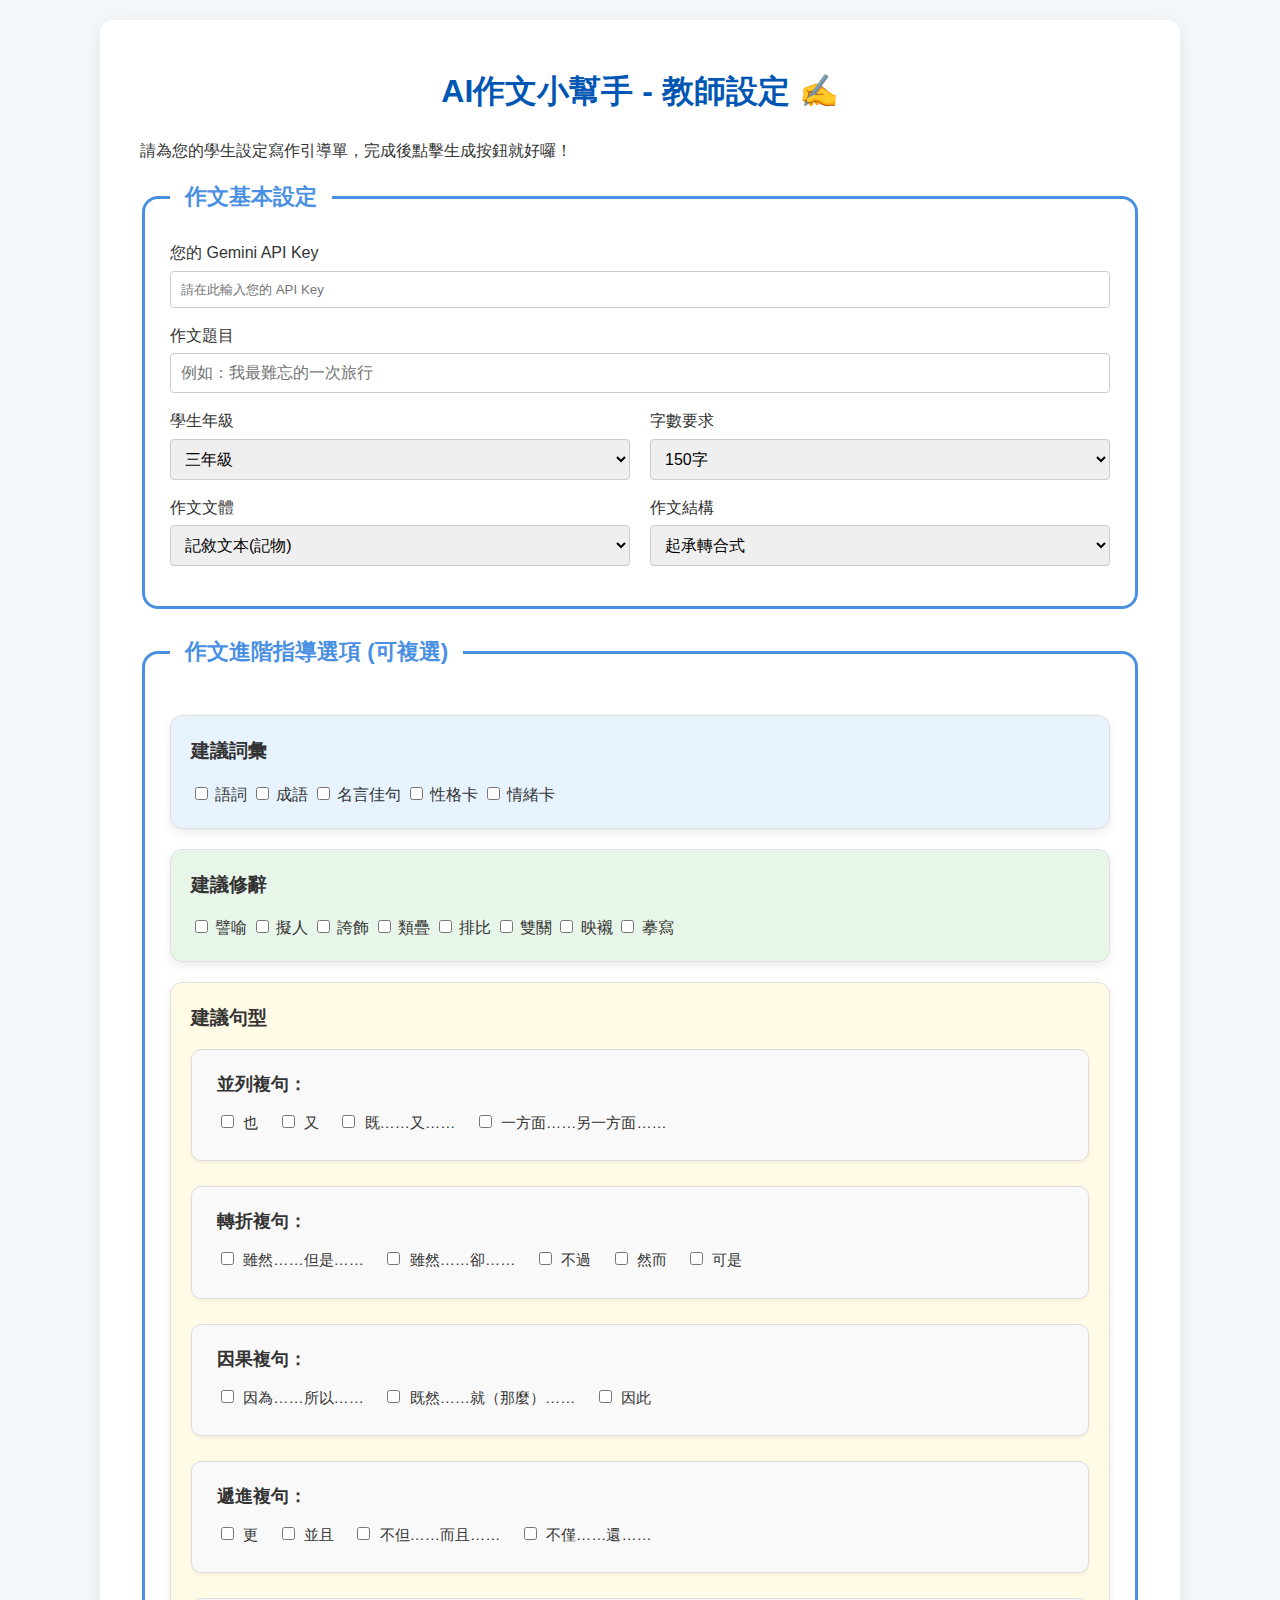
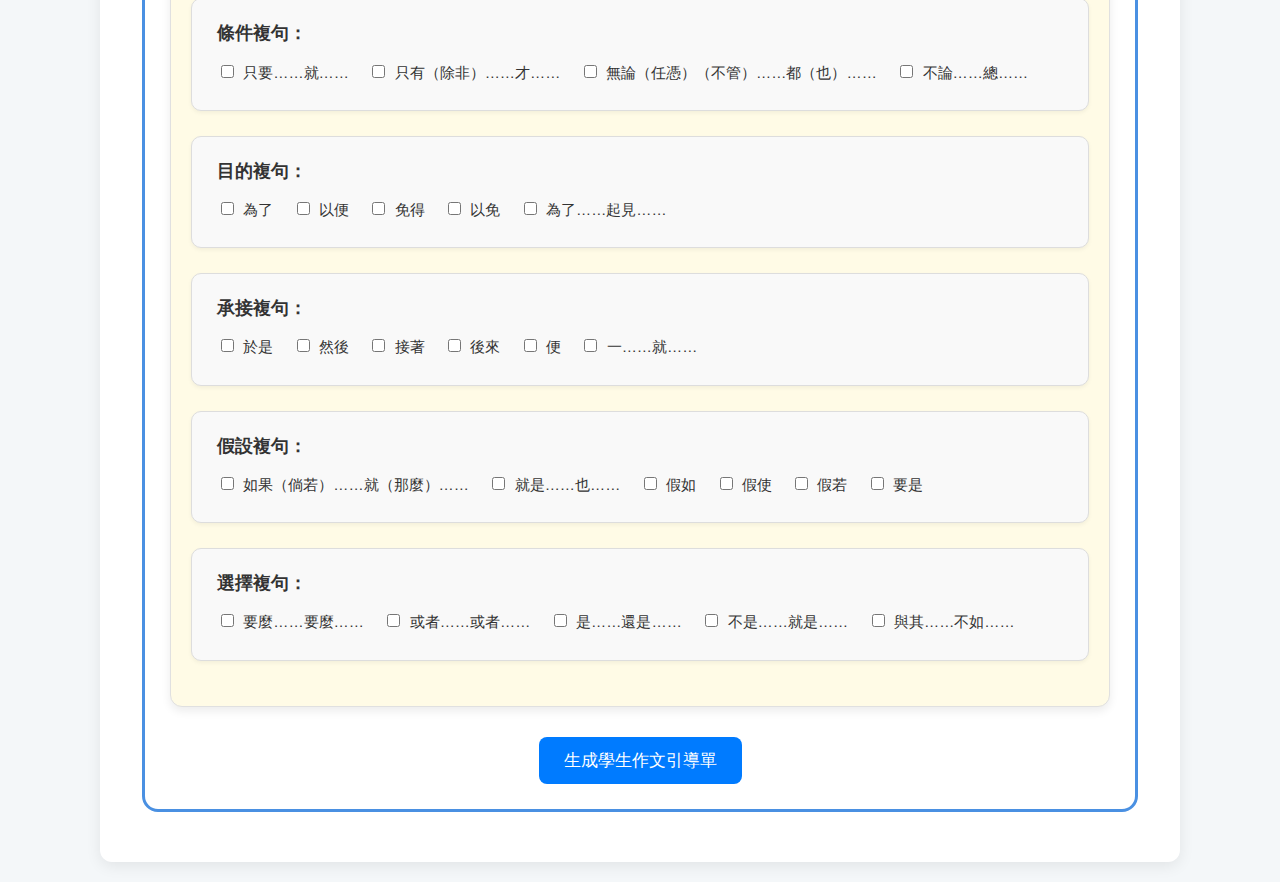
<file: index.html>
<!DOCTYPE html>
<html lang="zh-Hant">
<head>
    <meta charset="UTF-8">
    <meta name="viewport" content="width=device-width, initial-scale=1.0">
    <title>AI作文小幫手 - 教師設定</title>
    
    <link rel="stylesheet" href="style.css">

    <style>
        /* General Body and Container Styles (Assumed from style.css) */
        body {
            font-family: -apple-system, BlinkMacSystemFont, "Segoe UI", Roboto, "Helvetica Neue", Arial, sans-serif;
            background-color: #f4f7f9; color: #333; line-height: 1.6; margin: 0; padding: 20px;
        }
        .container {
            max-width: 1000px; margin: 0 auto; background: #fff; padding: 25px 40px;
            border-radius: 12px; box-shadow: 0 4px 15px rgba(0,0,0,0.08);
        }
        h1 { font-size: 2em; text-align: center; margin-bottom: 20px; color: #0056b3; }
        .form-group { margin-bottom: 15px; }
        .form-group label { display: block; margin-bottom: 5px; font-weight: 500; }
        .form-group input[type="text"], .form-group input[type="password"], .form-group select {
            width: 100%; padding: 10px; border: 1px solid #ccc; border-radius: 4px; box-sizing: border-box;
        }
        .button-primary {
            display: block; margin: 30px auto 0 auto; padding: 12px 25px; font-size: 1.05em;
            background-color: #007bff; color: white; border: none; border-radius: 8px; cursor: pointer;
            transition: background-color 0.3s;
        }
        .button-primary:hover { background-color: #0056b3; }

        /* --- STYLES FROM YOUR PROVIDED CODE --- */
        fieldset {
            border: 3px solid #4a90e2;
            border-radius: 16px;
            padding: 25px;
            margin-bottom: 25px;
        }
        legend {
            font-size: 1.4em;
            font-weight: bold;
            color: #4a90e2;
            padding: 0 15px;
        }
        .option-group {
            padding: 20px;
            margin-top: 20px;
            border-radius: 12px;
            box-shadow: 0 4px 10px rgba(0, 0, 0, 0.08);
            border: 1px solid #e0e0e0;
        }
        .group-vocabulary { background-color: #e7f3fe; }
        .group-rhetoric { background-color: #e8f5e9; }
        .group-sentence-patterns { background-color: #fffbe6; }
        .option-group h3 { margin-top: 0; margin-bottom: 15px; }
        .connectives { margin-top: 12px; }
        .connectives:first-of-type { margin-top: 0; }
        .connectives strong { display: block; margin-bottom: 8px; }
        .connectives label { display: inline-block; margin-right: 15px; }

        /* ====== START: CODE ADDED FOR LAYOUT CHANGE ====== */
        .form-row {
            display: flex;       /* Enables flexbox layout */
            gap: 20px;           /* Creates space between the two form groups */
            align-items: flex-start; /* Aligns items to the top */
        }

        .form-row .form-group {
            flex: 1;             /* Allows each group to take up equal space */
            min-width: 0;        /* Prevents overflow issues in flex containers */
        }
        /* ====== END: CODE ADDED FOR LAYOUT CHANGE ====== */

    </style>
    </head>
<body>
    <div class="container">
        <h1>AI作文小幫手 - 教師設定 ✍️</h1>
        <p>請為您的學生設定寫作引導單，完成後點擊生成按鈕就好囉！</p>
        
        <form id="configForm">
            <fieldset>
                <legend>作文基本設定</legend>
                <div class="form-group">
                    <label for="apiKey">您的 Gemini API Key</label>
                    <input type="password" id="apiKey" required placeholder="請在此輸入您的 API Key">
                </div>
                <div class="form-group">
                    <label for="title">作文題目</label>
                    <input type="text" id="title" required placeholder="例如：我最難忘的一次旅行">
                </div>

                <div class="form-row">
                    <div class="form-group">
                        <label for="level">學生年級</label>
                        <select id="level">
                            <option value="三年級">三年級</option>
                            <option value="四年級">四年級</option>
                            <option value="五年級">五年級</option>
                            <option value="六年級">六年級</option>
                        </select>
                    </div>
                    <div class="form-group">
                        <label for="wordCount">字數要求</label>
                        <select id="wordCount">
                            <option value="150字">150字</option>
                            <option value="300字">300字</option>
                            <option value="400字">400字</option>
                            <option value="500字">500字</option>
                            <option value="600字">600字</option>                                 
                        </select>
                    </div>
                </div>

                <div class="form-row">
                    <div class="form-group">
                        <label for="style">作文文體</label>
                        <select id="style">
                            <option value="記敘文本(記物)">記敘文本(記物)</option>
                            <option value="記敘文本(記人)">記敘文本(記人)</option>
                            <option value="記敘文本(記事)">記敘文本(記事)</option>
                            <option value="記敘文本(記景)">記敘文本(記景)</option>
                            <option value="應用文本(書信)">應用文本(書信)</option>
                            <option value="說明文本">說明文本</option>
                            <option value="議論文本">議論文本</option>
                            <option value="抒情文本">抒情文本</option>
                            <option value="詩歌">詩歌</option>
                        </select>
                    </div>
                    <div class="form-group">
                        <label for="structure">作文結構</label>
                        <select id="structure">
                            <option value="起承轉合式">起承轉合式</option>
                            <option value="時間順序式(順敘法)">時間順序式(順敘法)</option>
                            <option value="時間順序式(倒敘法)">時間順序式(倒敘法)</option>
                            <option value="總分總式">總分總式</option>
                        </select>
                    </div>
                </div>
                </fieldset>

            <fieldset>
                <legend>作文進階指導選項 (可複選)</legend>
                
                <div class="form-group-checkbox option-group group-vocabulary">
                    <h3>建議詞彙</h3>
                    <label><input type="checkbox" name="phrases" value="語詞"> 語詞</label>
                    <label><input type="checkbox" name="phrases" value="成語"> 成語</label>
                    <label><input type="checkbox" name="phrases" value="名言佳句"> 名言佳句</label>
                    <label><input type="checkbox" name="phrases" value="性格卡"> 性格卡</label>
                    <label><input type="checkbox" name="phrases" value="情緒卡"> 情緒卡</label>
                </div>

                <div class="form-group-checkbox option-group group-rhetoric">
                    <h3>建議修辭</h3>
                    <label><input type="checkbox" name="rhetoric" value="譬喻"> 譬喻</label>
                    <label><input type="checkbox" name="rhetoric" value="擬人"> 擬人</label>
                    <label><input type="checkbox" name="rhetoric" value="誇飾"> 誇飾</label>
                    <label><input type="checkbox" name="rhetoric" value="類疊"> 類疊</label>
                    <label><input type="checkbox" name="rhetoric" value="排比"> 排比</label>
                    <label><input type="checkbox" name="rhetoric" value="雙關"> 雙關</label>
                    <label><input type="checkbox" name="rhetoric" value="映襯"> 映襯</label>
                    <label><input type="checkbox" name="rhetoric" value="摹寫"> 摹寫</label>
                </div>
                
                <div class="option-group group-sentence-patterns">
                    <h3>建議句型</h3>
                    <div id="binglie" class="connectives">
                        <strong>並列複句：</strong>
                        <label><input type="checkbox" name="binglie" value="也"> 也</label>
                        <label><input type="checkbox" name="binglie" value="又"> 又</label>
                        <label><input type="checkbox" name="binglie" value="既又"> 既……又……</label>
                        <label><input type="checkbox" name="binglie" value="一方面另一方面"> 一方面……另一方面……</label>
                    </div>
                    <div id="zhuanzhe" class="connectives">
                        <strong>轉折複句：</strong>
                        <label><input type="checkbox" name="zhuanzhe" value="雖然但是"> 雖然……但是……</label>
                        <label><input type="checkbox" name="zhuanzhe" value="雖然卻"> 雖然……卻……</label>
                        <label><input type="checkbox" name="zhuanzhe" value="不過"> 不過</label>
                        <label><input type="checkbox" name="zhuanzhe" value="然而"> 然而</label>
                        <label><input type="checkbox" name="zhuanzhe" value="可是"> 可是</label>
                    </div>
                    <div id="yinguo" class="connectives">
                        <strong>因果複句：</strong>
                        <label><input type="checkbox" name="yinguo" value="因為所以"> 因為……所以……</label>
                        <label><input type="checkbox" name="yinguo" value="既然就"> 既然……就（那麼）……</label>
                        <label><input type="checkbox" name="yinguo" value="因此"> 因此</label>
                    </div>
                    <div id="dijin" class="connectives">
                        <strong>遞進複句：</strong>
                        <label><input type="checkbox" name="dijin" value="更"> 更</label>
                        <label><input type="checkbox" name="dijin" value="並且"> 並且</label>
                        <label><input type="checkbox" name="dijin" value="不但而且"> 不但……而且……</label>
                        <label><input type="checkbox" name="dijin" value="不僅還"> 不僅……還……</label>
                    </div>
                    <div id="tiaojian" class="connectives">
                        <strong>條件複句：</strong>
                        <label><input type="checkbox" name="tiaojian" value="只要就"> 只要……就……</label>
                        <label><input type="checkbox" name="tiaojian" value="只有才"> 只有（除非）……才……</label>
                        <label><input type="checkbox" name="tiaojian" value="無論都"> 無論（任憑）（不管）……都（也）……</label>
                        <label><input type="checkbox" name="tiaojian" value="不論總"> 不論……總……</label>
                    </div>
                    <div id="mudi" class="connectives">
                        <strong>目的複句：</strong>
                        <label><input type="checkbox" name="mudi" value="為了"> 為了</label>
                        <label><input type="checkbox" name="mudi" value="以便"> 以便</label>
                        <label><input type="checkbox" name="mudi" value="免得"> 免得</label>
                        <label><input type="checkbox" name="mudi" value="以免"> 以免</label>
                        <label><input type="checkbox" name="mudi" value="為了起見"> 為了……起見……</label>
                    </div>
                    <div id="chengjie" class="connectives">
                        <strong>承接複句：</strong>
                        <label><input type="checkbox" name="chengjie" value="於是"> 於是</label>
                        <label><input type="checkbox" name="chengjie" value="然後"> 然後</label>
                        <label><input type="checkbox" name="chengjie" value="接著"> 接著</label>
                        <label><input type="checkbox" name="chengjie" value="後來"> 後來</label>
                        <label><input type="checkbox" name="chengjie" value="便"> 便</label>
                        <label><input type="checkbox" name="chengjie" value="一就"> 一……就……</label>
                    </div>
                    <div id="jiashen" class="connectives">
                        <strong>假設複句：</strong>
                        <label><input type="checkbox" name="jiashen" value="如果就"> 如果（倘若）……就（那麼）……</label>
                        <label><input type="checkbox" name="jiashen" value="就是也"> 就是……也……</label>
                        <label><input type="checkbox" name="jiashen" value="假如"> 假如</label>
                        <label><input type="checkbox" name="jiashen" value="假使"> 假使</label>
                        <label><input type="checkbox" name="jiashen" value="假若"> 假若</label>
                        <label><input type="checkbox" name="jiashen" value="要是"> 要是</label>
                    </div>
                    <div id="xuanze" class="connectives">
                        <strong>選擇複句：</strong>
                        <label><input type="checkbox" name="xuanze" value="要麼要麼"> 要麼……要麼……</label>
                        <label><input type="checkbox" name="xuanze" value="或者或者"> 或者……或者……</label>
                        <label><input type="checkbox" name="xuanze" value="是還是"> 是……還是……</label>
                        <label><input type="checkbox" name="xuanze" value="不是就是"> 不是……就是……</label>
                        <label><input type="checkbox" name="xuanze" value="與其不如"> 與其……不如……</label>
                    </div>
                </div>

                <button type="submit" class="button-primary">生成學生作文引導單</button>
            </fieldset>
        </form>
    </div>

<script>
    // This script does not need modification for the layout change
    document.getElementById('configForm').addEventListener('submit', function(event) {
        event.preventDefault();

        const apiKey = document.getElementById('apiKey').value;
        if (!apiKey) {
            alert('請務必填寫 API Key！');
            return;
        }
        sessionStorage.setItem('geminiApiKey', apiKey); 

        const getCheckedValues = (name) => {
            return Array.from(document.querySelectorAll(`input[name="${name}"]:checked`)).map(cb => cb.value);
        };

        const params = new URLSearchParams();
        params.set('title', document.getElementById('title').value);
        params.set('level', document.getElementById('level').value);
        params.set('wordCount', document.getElementById('wordCount').value);
        params.set('style', document.getElementById('style').value);
        params.set('structure', document.getElementById('structure').value);
        
        const phrases = getCheckedValues('phrases');
        if (phrases.length > 0) params.set('phrases', phrases.join(','));

        const sentenceStyles = Array.from(document.querySelectorAll('.group-sentence-patterns input[type="checkbox"]:checked'))
                                      .map(cb => cb.value);
        if (sentenceStyles.length > 0) params.set('sentenceStyles', sentenceStyles.join(','));

        const rhetoric = getCheckedValues('rhetoric');
        if (rhetoric.length > 0) params.set('rhetoric', rhetoric.join(','));

        if (!params.get('title')) {
            alert('請務必填寫作文題目！');
            return;
        }

        window.location.href = `student_tool.html?${params.toString()}`;
    });
</script>
</body>
</html>
</file>
<file: style.css>
<!DOCTYPE html>
<html lang="zh-Hant">
<head>
    <meta charset="UTF-8">
    <meta name="viewport" content="width=device-width, initial-scale=1.0">
    <title>寫作輔助工具</title>
    <style>
        /* General Body and Container Styles */
        body {
            font-family: -apple-system, BlinkMacSystemFont, "Segoe UI", Roboto, "Helvetica Neue", Arial, sans-serif;
            background-color: #f4f7f9;
            color: #333;
            line-height: 1.6;
            margin: 0;
            padding: 20px;
        }

        .container {
            max-width: 1000px;
            margin: 0 auto;
            background: #fff;
            padding: 25px 40px;
            border-radius: 12px;
            box-shadow: 0 4px 15px rgba(0,0,0,0.08);
        }

        /* Typography */
        h1, h2, h3 {
            color: #0056b3;
        }
        h1 { font-size: 2em; text-align: center; margin-bottom: 20px;}
        h2 { font-size: 1.5em; border-bottom: 2px solid #e0e0e0; padding-bottom: 10px; margin-top: 30px;}
        h3 { font-size: 1.2em; color: #333; margin-top: 20px; }

        /* Form Styles */
        fieldset {
            border: 1px solid #ddd;
            border-radius: 8px;
            padding: 20px;
            margin-bottom: 20px;
        }

        legend {
            padding: 0 10px;
            font-weight: bold;
            color: #0056b3;
        }

        .form-group {
            margin-bottom: 20px; /* Increased margin for better spacing */
        }

        .form-group label {
            display: block;
            margin-bottom: 8px; /* Increased spacing */
            font-weight: 500;
        }

        .form-group input[type="text"],
        .form-group input[type="number"],
        .form-group select {
            width: 100%;
            padding: 12px; /* Increased padding */
            border: 1px solid #ccc;
            border-radius: 6px; /* Slightly more rounded */
            box-sizing: border-box;
            font-size: 1em;
        }

        /* ====== Complex Sentence / Option Group Styles ====== */
        .connectives {
            margin-top: 25px;
            margin-bottom: 25px;
            padding: 20px 25px; /* Increased padding */
            border: 1px solid #ddd;
            border-radius: 10px;
            background-color: #f9f9f9;
            box-shadow: 0 2px 4px rgba(0,0,0,0.05);
        }

        .connectives strong {
            display: block;
            font-size: 1.1em;
            margin-bottom: 12px; /* Increased margin */
            color: #333;
        }

        .connectives label {
            display: inline-block;
            margin: 5px 10px 5px 0; /* Consistent margin */
            font-size: 0.95em;
            cursor: pointer;
        }
        
        .connectives input[type="checkbox"] {
            margin-right: 5px;
        }


        /* Button Styles */
        .button-primary {
            display: block;
            width: fit-content; /* Fit to content width */
            margin: 40px auto 0 auto;
            padding: 12px 30px; /* Adjusted padding */
            background-color: #007bff;
            color: white;
            border: none;
            border-radius: 8px;
            font-size: 1.1em;
            cursor: pointer;
            transition: background-color 0.3s, transform 0.2s;
        }

        .button-primary:hover {
            background-color: #0056b3;
            transform: translateY(-2px); /* Add a slight lift effect */
        }

        .button-secondary {
            padding: 8px 12px;
            background-color: #6c757d;
            color: white;
            border: none;
            border-radius: 4px;
            cursor: pointer;
            font-size: 0.9em;
            margin-top: 10px;
        }

        .button-secondary:hover {
            background-color: #5a6268;
        }

        /* Student Tool Page Output/Card Styles */
        .card {
            background: #fdfdfd;
            border: 1px solid #eee;
            padding: 20px;
            border-radius: 8px;
            margin-bottom: 20px;
        }

        .output-box {
            margin-top: 15px;
            padding: 15px;
            background-color: #f8f9fa;
            border: 1px dashed #ced4da;
            border-radius: 4px;
            min-height: 100px; /* Increased min-height */
            white-space: pre-wrap;
            color: #454545;
            font-family: 'Courier New', Courier, monospace;
        }

    </style>
</head>
<body>

    <div class="container">
        <h1>寫作輔助工具</h1>

        <form>
            <fieldset>
                <legend>基本設定</legend>

                <div class="form-group">
                    <label for="grade-level">年級 (Grade Level)</label>
                    <select id="grade-level" name="grade-level">
                        <option value="elementary">國小 (Elementary)</option>
                        <option value="middle">國中 (Middle School)</option>
                        <option value="high">高中 (High School)</option>
                        <option value="university">大學 (University)</option>
                    </select>
                </div>

                <div class="form-group">
                    <label for="word-count">目標字數 (Word Count)</label>
                    <input type="number" id="word-count" name="word-count" placeholder="例如：500">
                </div>
            </fieldset>

            <fieldset>
                <legend>文章類型</legend>
                
                <div class="connectives">
                    <strong>文體 (Genre)</strong>
                    <label><input type="checkbox" name="genre" value="narrative"> 記敘文</label>
                    <label><input type="checkbox" name="genre" value="descriptive"> 描寫文</label>
                    <label><input type="checkbox" name="genre" value="argumentative"> 議論文</label>
                    <label><input type="checkbox" name="genre" value="expository"> 說明文</label>
                    <label><input type="checkbox" name="genre" value="lyrical"> 抒情文</label>
                </div>

                <div class="connectives">
                    <strong>結構 (Structure)</strong>
                    <label><input type="checkbox" name="structure" value="intro-body-conclusion"> 總分總 (Intro-Body-Conclusion)</label>
                    <label><input type="checkbox" name="structure" value="compare-contrast"> 比較對照 (Compare/Contrast)</label>
                    <label><input type="checkbox" name="structure" value="chronological"> 時間順序 (Chronological)</label>
                    <label><input type="checkbox" name="structure" value="problem-solution"> 問題解決 (Problem-Solution)</label>
                </div>

            </fieldset>

            <button type="submit" class="button-primary">生成建議</button>
        </form>

        <div class="card" style="margin-top: 40px;">
            <h2>生成結果 (Output)</h2>
            <div class="output-box">
                點擊「生成建議」按鈕後，分析結果將顯示在此處。
            </div>
        </div>

    </div>

</body>
</html>


/* 標題樣式 */
#comp-title {
    color: #0d47a1; /* 深藍色文字 */
    font-weight: bold;
    text-align: center; /* 文字置中 */
    margin-bottom: 1rem; /* 與下方標籤列的間距 */
}

/* 標籤容器的樣式 */
#comp-details {
    background-color: #f0f2f5; /* 淺灰色背景 */
    border-radius: 12px; /* 圓角 */
    padding: 1rem; /* 內部間距 */
    display: flex; /* 使用 Flexbox 排版 */
    justify-content: center; /* 水平置中 */
    align-items: center; /* 垂直置中 */
    gap: 0.75rem; /* 標籤之間的間距 */
}

/* 藍色標籤本身的樣式 */
#comp-details span {
    background-color: #1976d2; /* 藍色背景 */
    color: white; /* 白色文字 */
    padding: 0.5rem 1rem; /* 內邊距 (上下 0.5rem, 左右 1rem) */
    border-radius: 9999px; /* 膠囊形狀的圓角 */
    font-size: 0.9rem; /* 字體大小 */
    white-space: nowrap; /* 防止文字換行 */
}

/* --- 基礎樣式 (建議加入，讓整體置中更好看) --- */
body {
    font-family: -apple-system, BlinkMacSystemFont, "Segoe UI", Roboto, "Helvetica Neue", Arial, sans-serif;
    background-color: #ffffff;
    display: flex;
    justify-content: center;
}

.container {
    max-width: 800px;
    width: 100%;
    margin-top: 2rem;
}


/* --- 請將這些樣式加入到您的 style.css 檔案中 --- */

/* 1. 讓標題區塊和下方內容之間空一行 */
#composition-header {
    margin-bottom: 2rem; /* 增加底部的外邊距，2rem 大約是兩個字的高度 */
}

/* 2. 定義統一的卡片樣式 */
.card {
    background-color: #f7f9fc;  /* 給卡片一個非常淺的背景色，讓它和白色背景區分開 */
    border: 1px solid #e0e0e0; /* 加上一個淺灰色邊框 */
    border-radius: 12px;        /* 設定圓角 */
    padding: 1.5rem;            /* 設定內部間距 */
    margin-bottom: 1.5rem;      /* 設定卡片和卡片之間的下方間距 */
}

/* 3. 統一卡片內標題的樣式 */
.card h2 {
    margin-top: 0; /* 移除標題預設的上方間距 */
    margin-bottom: 1rem; /* 設定標題和下方內容的間距 */
    color: #333; /* 設定標題顏色 */
}
</file>
